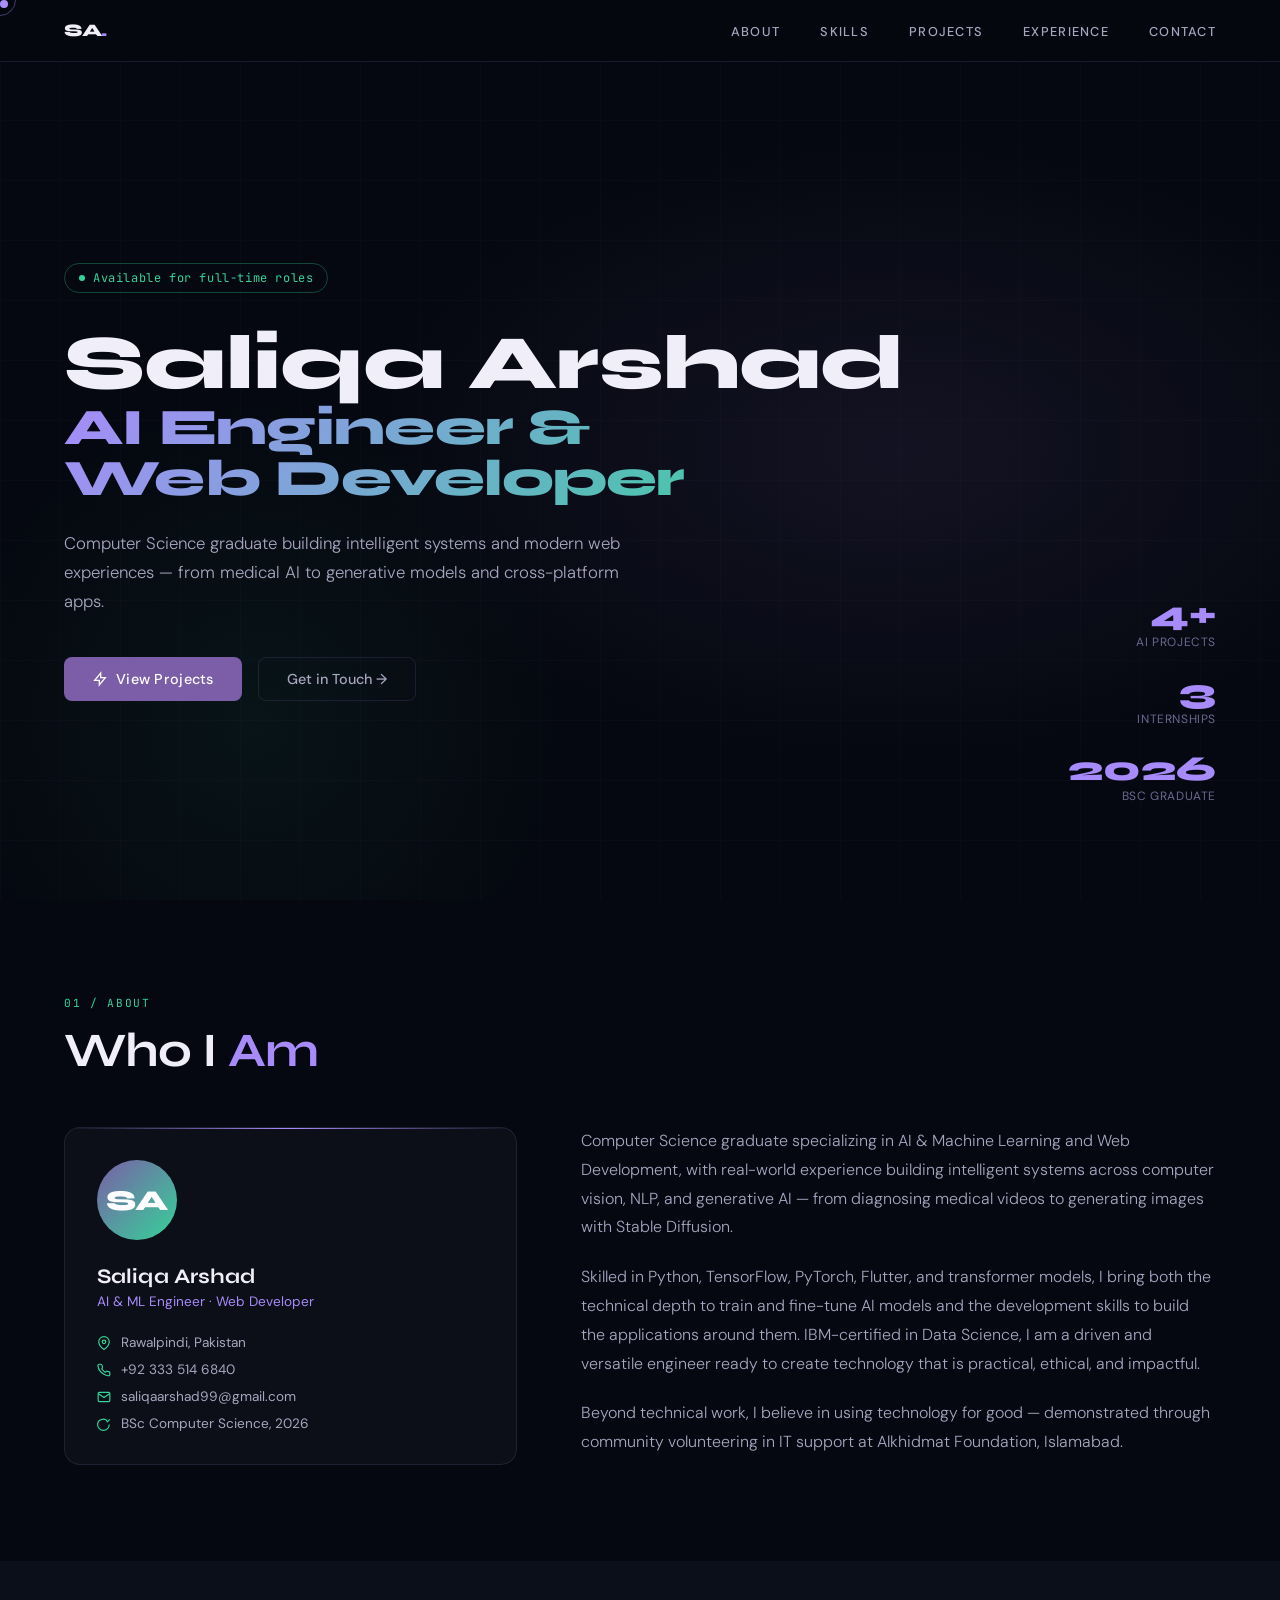
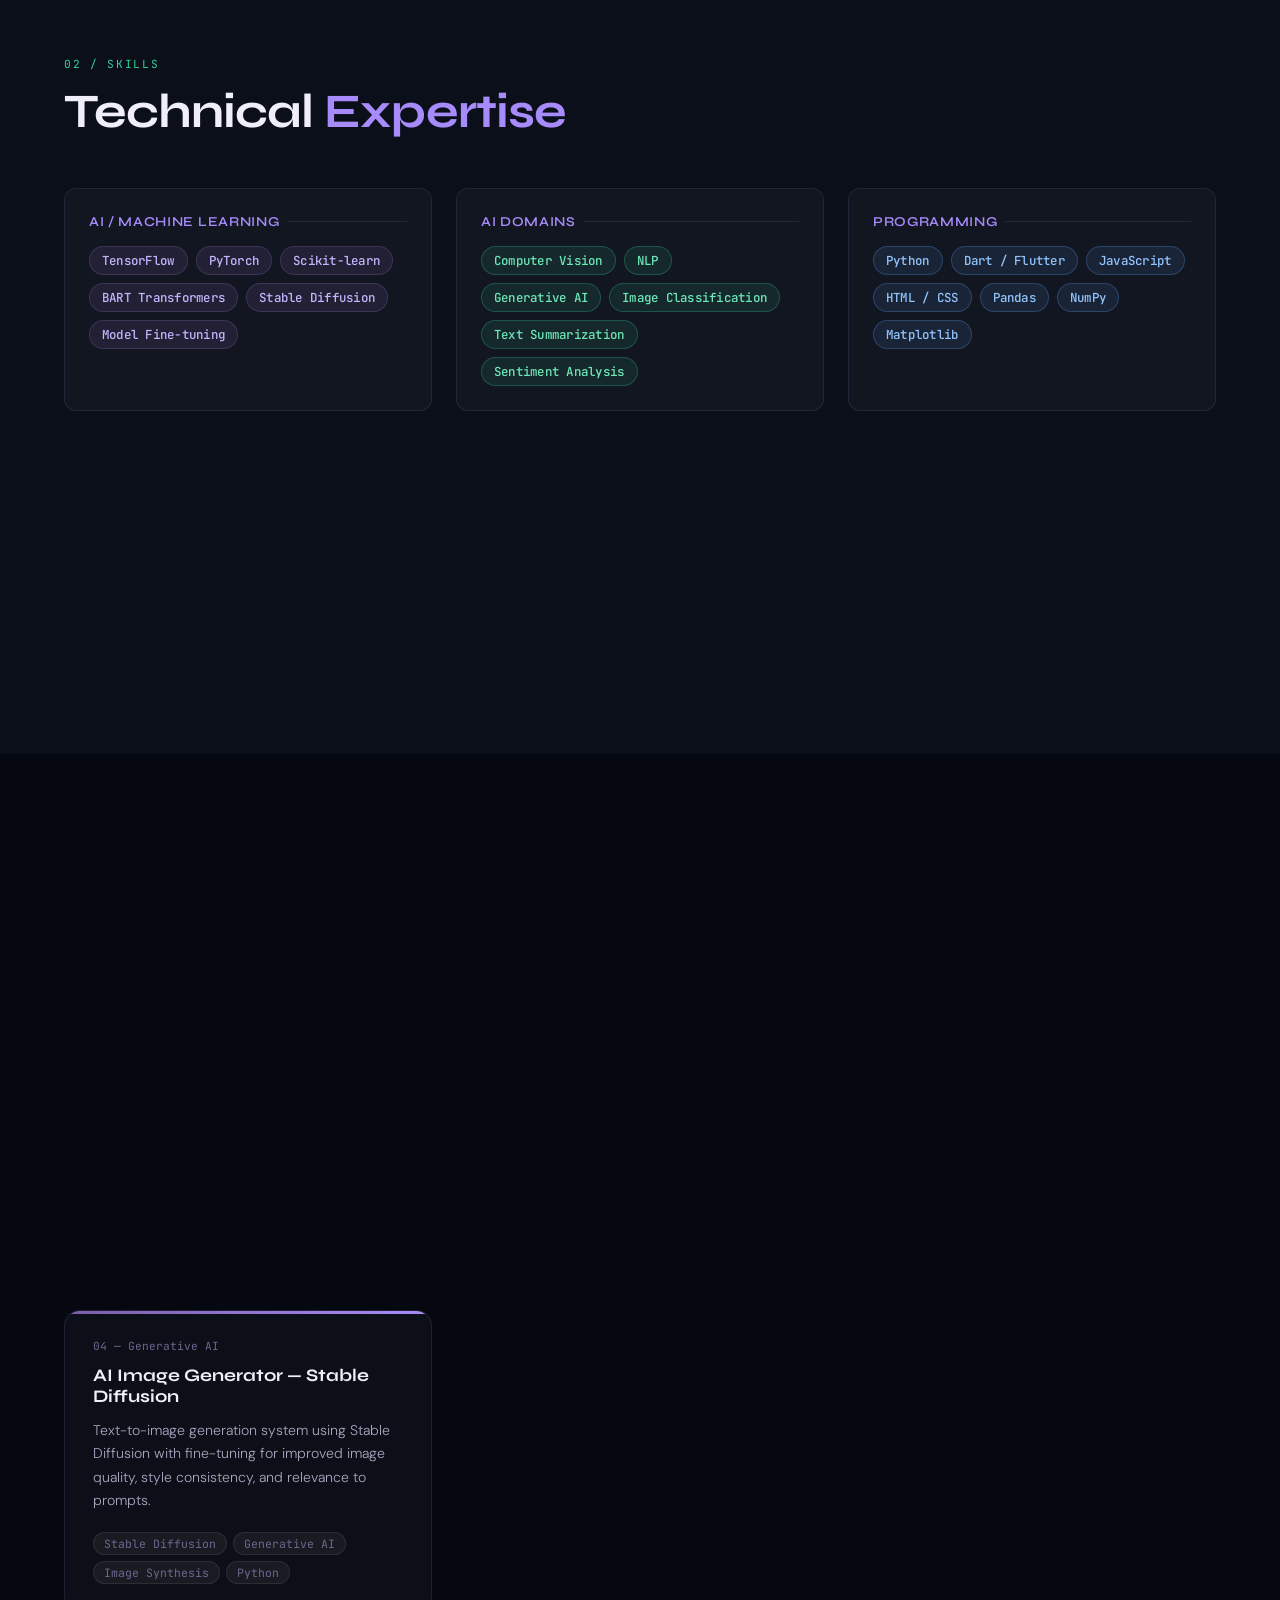
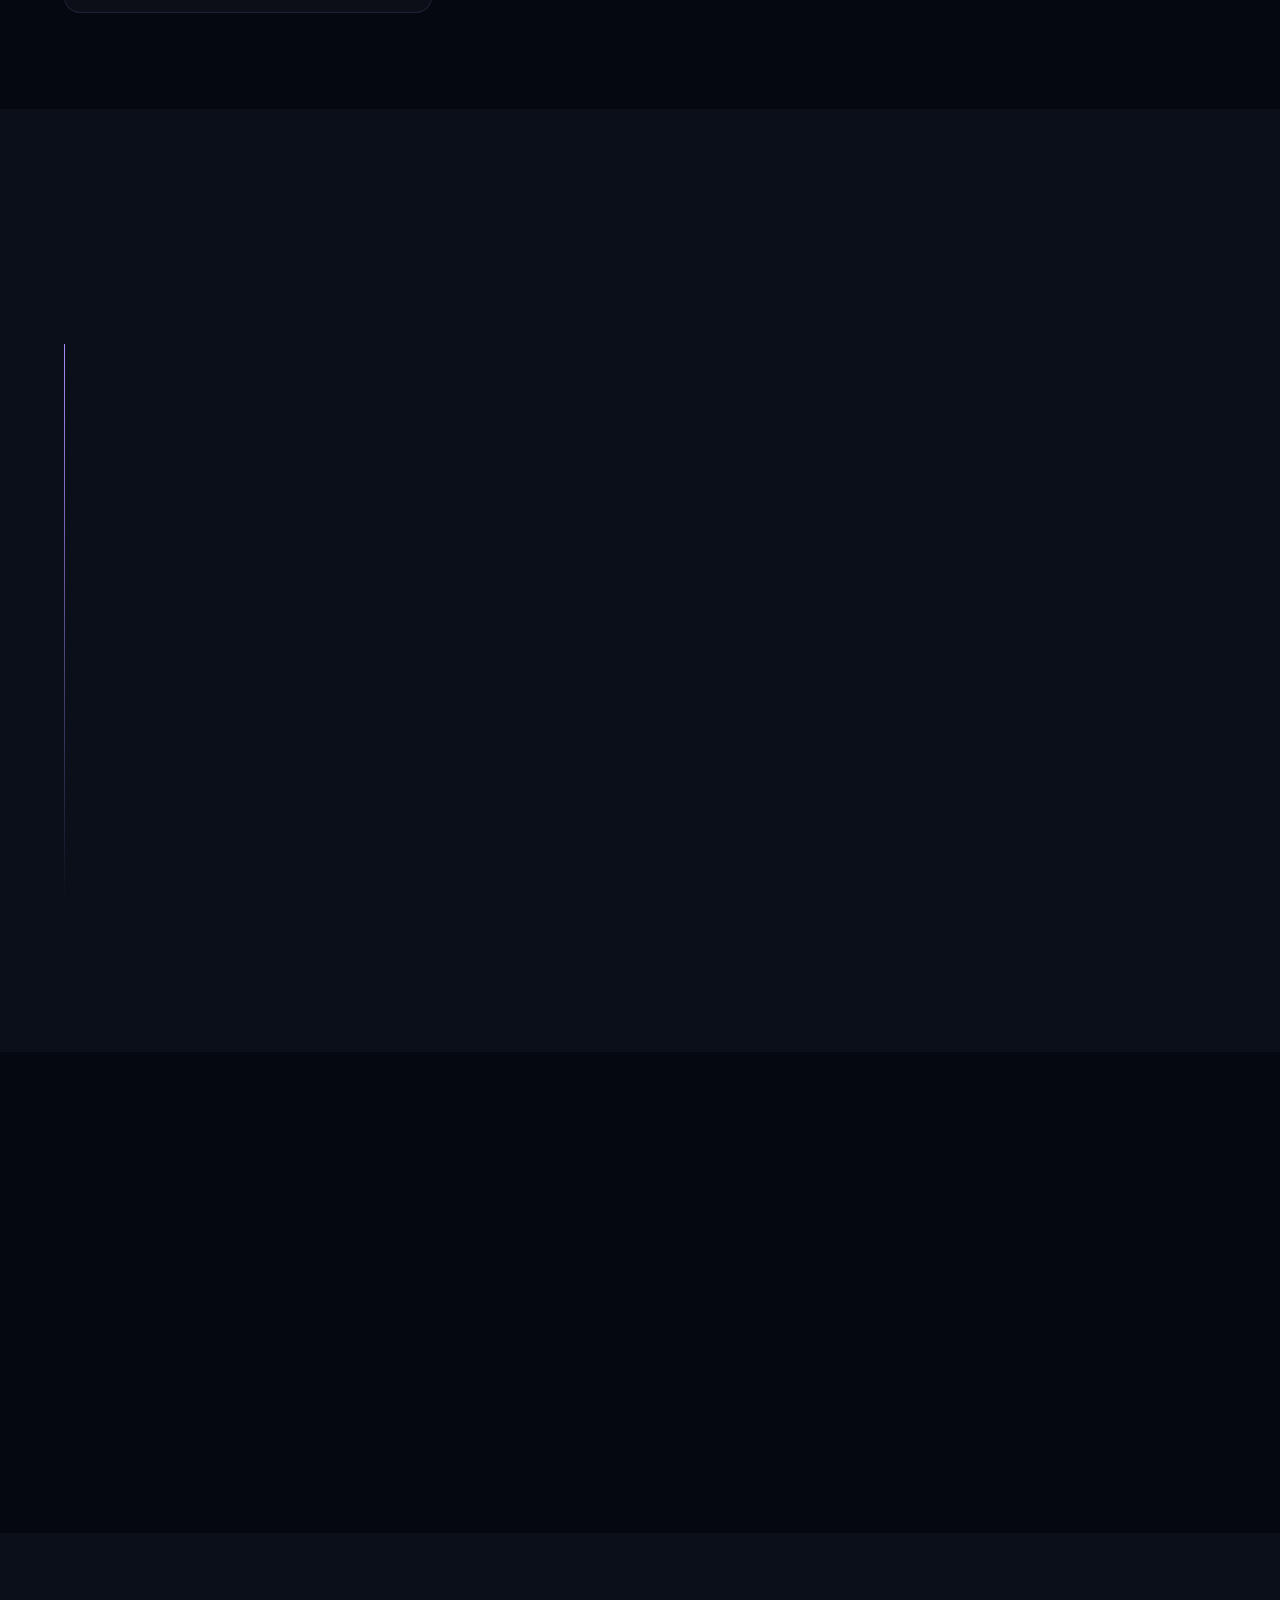
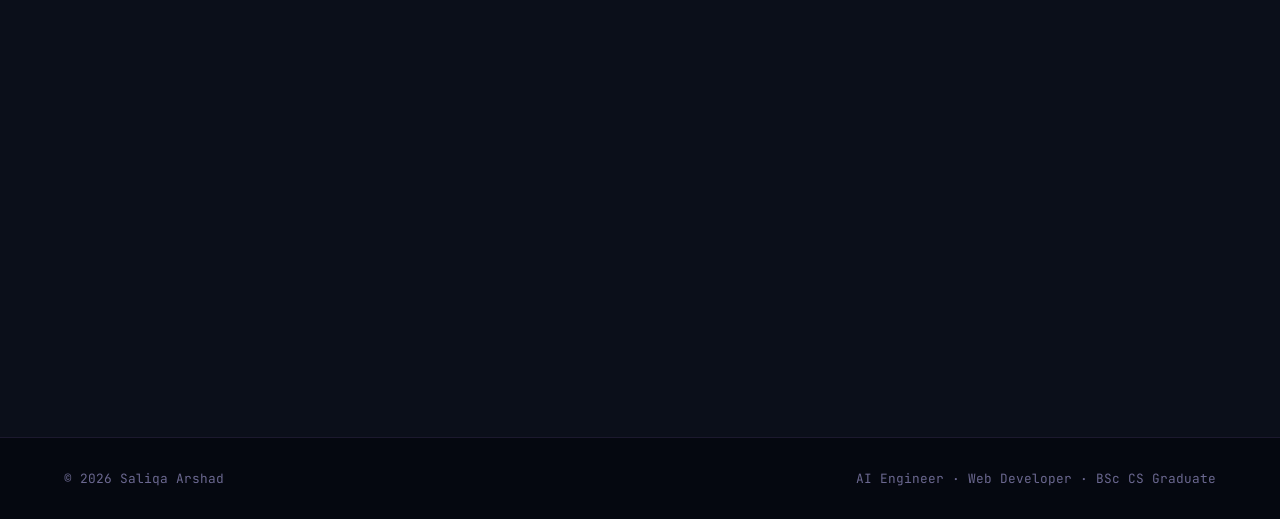
<file: saliqa_portfolio.html>
<!DOCTYPE html>
<html lang="en">
<head>
<meta charset="UTF-8">
<meta name="viewport" content="width=device-width, initial-scale=1.0">
<title>Saliqa Arshad — AI Engineer & Web Developer</title>
<link href="https://fonts.googleapis.com/css2?family=Syne:wght@400;500;600;700;800&family=DM+Sans:ital,wght@0,300;0,400;0,500;1,300&family=JetBrains+Mono:wght@400;500&display=swap" rel="stylesheet">
<style>
  *, *::before, *::after { box-sizing: border-box; margin: 0; padding: 0; }

  :root {
    --bg: #050810;
    --bg2: #0b0f1a;
    --bg3: #111827;
    --accent: #7B5EA7;
    --accent2: #A78BFA;
    --accent3: #34D399;
    --text: #F0EEF8;
    --text2: #A9A5C0;
    --text3: #6B6890;
    --border: rgba(123,94,167,0.2);
    --card: rgba(255,255,255,0.03);
    --glow: rgba(123,94,167,0.15);
  }

  html { scroll-behavior: smooth; }

  body {
    font-family: 'DM Sans', sans-serif;
    background: var(--bg);
    color: var(--text);
    overflow-x: hidden;
    cursor: none;
  }

  /* Custom cursor */
  .cursor {
    width: 8px; height: 8px;
    background: var(--accent2);
    border-radius: 50%;
    position: fixed; pointer-events: none;
    z-index: 9999;
    transition: transform 0.1s ease;
    mix-blend-mode: screen;
  }
  .cursor-ring {
    width: 32px; height: 32px;
    border: 1px solid rgba(167,139,250,0.4);
    border-radius: 50%;
    position: fixed; pointer-events: none;
    z-index: 9998;
    transition: transform 0.15s ease, width 0.2s, height 0.2s;
  }

  /* Nav */
  nav {
    position: fixed; top: 0; left: 0; right: 0;
    z-index: 100;
    display: flex; align-items: center; justify-content: space-between;
    padding: 1.25rem 4rem;
    background: rgba(5,8,16,0.8);
    backdrop-filter: blur(12px);
    border-bottom: 1px solid var(--border);
  }
  .nav-logo {
    font-family: 'Syne', sans-serif;
    font-weight: 800; font-size: 1.1rem;
    letter-spacing: -0.02em;
    color: var(--text);
    text-decoration: none;
  }
  .nav-logo span { color: var(--accent2); }
  .nav-links { display: flex; gap: 2.5rem; list-style: none; }
  .nav-links a {
    font-size: 0.8rem; letter-spacing: 0.1em; text-transform: uppercase;
    color: var(--text2); text-decoration: none;
    transition: color 0.2s;
    font-weight: 500;
  }
  .nav-links a:hover { color: var(--accent2); }

  /* Hero */
  .hero {
    min-height: 100vh;
    display: flex; align-items: center;
    padding: 8rem 4rem 4rem;
    position: relative;
    overflow: hidden;
  }
  .hero-bg {
    position: absolute; inset: 0; z-index: 0;
    background:
      radial-gradient(ellipse 60% 50% at 70% 50%, rgba(123,94,167,0.12) 0%, transparent 70%),
      radial-gradient(ellipse 40% 60% at 20% 80%, rgba(52,211,153,0.06) 0%, transparent 60%);
  }
  .hero-grid {
    position: absolute; inset: 0; z-index: 0; opacity: 0.04;
    background-image: linear-gradient(var(--accent) 1px, transparent 1px), linear-gradient(90deg, var(--accent) 1px, transparent 1px);
    background-size: 60px 60px;
  }
  .hero-content { position: relative; z-index: 1; max-width: 800px; }
  .hero-tag {
    display: inline-flex; align-items: center; gap: 8px;
    font-family: 'JetBrains Mono', monospace;
    font-size: 0.75rem; color: var(--accent3);
    border: 1px solid rgba(52,211,153,0.3);
    padding: 6px 14px; border-radius: 100px;
    margin-bottom: 2rem;
    letter-spacing: 0.05em;
  }
  .hero-tag::before { content: ''; width: 6px; height: 6px; background: var(--accent3); border-radius: 50%; animation: pulse 2s infinite; }
  @keyframes pulse { 0%,100%{opacity:1;transform:scale(1)} 50%{opacity:0.4;transform:scale(0.8)} }

  .hero h1 {
    font-family: 'Syne', sans-serif;
    font-weight: 800;
    line-height: 1.0;
    letter-spacing: -0.03em;
    margin-bottom: 1.5rem;
  }
  .hero h1 .name {
    display: block;
    white-space: nowrap;
    font-size: clamp(2.8rem, 6vw, 5.5rem);
    color: var(--text);
  }
  .hero h1 .role {
    display: block;
    font-size: clamp(1.8rem, 4vw, 3.5rem);
    background: linear-gradient(135deg, var(--accent2) 0%, var(--accent3) 100%);
    -webkit-background-clip: text; -webkit-text-fill-color: transparent;
    background-clip: text;
  }
  .hero-desc {
    font-size: 1.05rem; color: var(--text2); line-height: 1.75;
    max-width: 560px; margin-bottom: 2.5rem;
    font-weight: 300;
  }
  .hero-btns { display: flex; gap: 1rem; flex-wrap: wrap; }
  .btn-primary {
    display: inline-flex; align-items: center; gap: 8px;
    padding: 12px 28px;
    background: var(--accent);
    color: white; font-weight: 500; font-size: 0.9rem;
    border-radius: 8px; text-decoration: none;
    transition: all 0.2s; border: none; cursor: none;
    letter-spacing: 0.02em;
  }
  .btn-primary:hover { background: var(--accent2); transform: translateY(-2px); }
  .btn-outline {
    display: inline-flex; align-items: center; gap: 8px;
    padding: 12px 28px;
    border: 1px solid var(--border);
    color: var(--text2); font-weight: 500; font-size: 0.9rem;
    border-radius: 8px; text-decoration: none;
    transition: all 0.2s; cursor: none;
  }
  .btn-outline:hover { border-color: var(--accent2); color: var(--accent2); }

  .hero-stats {
    position: absolute; right: 4rem; bottom: 6rem;
    display: flex; flex-direction: column; gap: 1.5rem;
    z-index: 1;
  }
  .stat { text-align: right; }
  .stat-num {
    font-family: 'Syne', sans-serif;
    font-size: 2.2rem; font-weight: 800;
    color: var(--accent2); line-height: 1;
  }
  .stat-label { font-size: 0.75rem; color: var(--text3); letter-spacing: 0.05em; text-transform: uppercase; margin-top: 2px; }

  /* Sections */
  section { padding: 6rem 4rem; }
  .section-label {
    font-family: 'JetBrains Mono', monospace;
    font-size: 0.7rem; color: var(--accent3);
    letter-spacing: 0.15em; text-transform: uppercase;
    margin-bottom: 0.75rem;
  }
  .section-title {
    font-family: 'Syne', sans-serif;
    font-size: clamp(2rem, 4vw, 3rem);
    font-weight: 700; letter-spacing: -0.02em;
    margin-bottom: 3rem; color: var(--text);
  }
  .section-title span { color: var(--accent2); }

  /* About */
  .about-grid {
    display: grid; grid-template-columns: 1fr 1.4fr;
    gap: 4rem; align-items: start;
  }
  .about-card {
    background: var(--card);
    border: 1px solid var(--border);
    border-radius: 16px; padding: 2rem;
    position: relative; overflow: hidden;
  }
  .about-card::before {
    content: ''; position: absolute; top: 0; left: 0; right: 0; height: 1px;
    background: linear-gradient(90deg, transparent, var(--accent2), transparent);
  }
  .about-avatar {
    width: 80px; height: 80px; border-radius: 50%;
    background: linear-gradient(135deg, var(--accent), var(--accent3));
    display: flex; align-items: center; justify-content: center;
    font-family: 'Syne', sans-serif; font-size: 1.8rem; font-weight: 800;
    color: white; margin-bottom: 1.5rem;
  }
  .about-name { font-family: 'Syne', sans-serif; font-size: 1.3rem; font-weight: 700; margin-bottom: 4px; }
  .about-role { font-size: 0.85rem; color: var(--accent2); margin-bottom: 1.5rem; }
  .about-info { display: flex; flex-direction: column; gap: 10px; }
  .about-info-row { display: flex; gap: 10px; align-items: center; font-size: 0.85rem; color: var(--text2); }
  .about-info-row svg { flex-shrink: 0; color: var(--accent3); }
  .about-para { font-size: 1rem; line-height: 1.8; color: var(--text2); font-weight: 300; }

  /* Skills */
  .skills-grid { display: grid; grid-template-columns: repeat(auto-fit, minmax(280px, 1fr)); gap: 1.5rem; }
  .skill-group {
    background: var(--card);
    border: 1px solid var(--border);
    border-radius: 12px; padding: 1.5rem;
  }
  .skill-group-title {
    font-family: 'Syne', sans-serif; font-size: 0.85rem; font-weight: 600;
    color: var(--accent2); letter-spacing: 0.05em; text-transform: uppercase;
    margin-bottom: 1rem; display: flex; align-items: center; gap: 8px;
  }
  .skill-group-title::after { content: ''; flex: 1; height: 1px; background: var(--border); }
  .skill-tags { display: flex; flex-wrap: wrap; gap: 8px; }
  .skill-tag {
    padding: 5px 12px; border-radius: 100px;
    font-size: 0.78rem; font-weight: 500;
    font-family: 'JetBrains Mono', monospace;
    letter-spacing: 0.02em;
  }
  .tag-purple { background: rgba(123,94,167,0.15); color: #C4B5FD; border: 1px solid rgba(123,94,167,0.3); }
  .tag-teal { background: rgba(52,211,153,0.1); color: #6EE7B7; border: 1px solid rgba(52,211,153,0.25); }
  .tag-blue { background: rgba(96,165,250,0.1); color: #93C5FD; border: 1px solid rgba(96,165,250,0.25); }

  /* Projects */
  .projects-grid { display: grid; grid-template-columns: repeat(auto-fit, minmax(300px, 1fr)); gap: 1.5rem; }
  .project-card {
    background: var(--card);
    border: 1px solid var(--border);
    border-radius: 16px; padding: 1.75rem;
    position: relative; overflow: hidden;
    transition: border-color 0.3s, transform 0.3s;
  }
  .project-card:hover { border-color: rgba(167,139,250,0.5); transform: translateY(-4px); }
  .project-card::before {
    content: ''; position: absolute; top: 0; left: 0; right: 0; height: 3px;
    border-radius: 16px 16px 0 0;
  }
  .project-card.ai::before { background: linear-gradient(90deg, var(--accent), var(--accent2)); }
  .project-card.web::before { background: linear-gradient(90deg, var(--accent3), #60A5FA); }
  .project-num {
    font-family: 'JetBrains Mono', monospace; font-size: 0.7rem;
    color: var(--text3); margin-bottom: 0.75rem;
  }
  .project-title { font-family: 'Syne', sans-serif; font-size: 1.1rem; font-weight: 700; margin-bottom: 0.75rem; }
  .project-desc { font-size: 0.88rem; color: var(--text2); line-height: 1.65; margin-bottom: 1.25rem; font-weight: 300; }
  .project-tags { display: flex; flex-wrap: wrap; gap: 6px; }
  .project-tag {
    font-size: 0.72rem; padding: 3px 10px; border-radius: 100px;
    background: rgba(255,255,255,0.05); color: var(--text3);
    border: 1px solid rgba(255,255,255,0.08);
    font-family: 'JetBrains Mono', monospace;
  }
  .featured-badge {
    position: absolute; top: 1.25rem; right: 1.25rem;
    font-size: 0.65rem; padding: 3px 10px; border-radius: 100px;
    background: rgba(52,211,153,0.15); color: var(--accent3);
    border: 1px solid rgba(52,211,153,0.3);
    font-family: 'JetBrains Mono', monospace; letter-spacing: 0.05em;
  }

  /* Experience */
  .timeline { position: relative; padding-left: 2rem; }
  .timeline::before {
    content: ''; position: absolute; left: 0; top: 8px; bottom: 8px;
    width: 1px; background: linear-gradient(to bottom, var(--accent2), transparent);
  }
  .timeline-item { position: relative; margin-bottom: 3rem; }
  .timeline-dot {
    position: absolute; left: -2.45rem; top: 6px;
    width: 10px; height: 10px; border-radius: 50%;
    background: var(--accent2);
    border: 2px solid var(--bg);
    box-shadow: 0 0 12px var(--accent2);
  }
  .timeline-period {
    font-family: 'JetBrains Mono', monospace; font-size: 0.72rem;
    color: var(--accent3); margin-bottom: 0.5rem; letter-spacing: 0.05em;
  }
  .timeline-role { font-family: 'Syne', sans-serif; font-size: 1.1rem; font-weight: 700; margin-bottom: 2px; }
  .timeline-company { font-size: 0.85rem; color: var(--accent2); margin-bottom: 1rem; }
  .timeline-points { list-style: none; display: flex; flex-direction: column; gap: 6px; }
  .timeline-points li {
    font-size: 0.88rem; color: var(--text2); line-height: 1.6; font-weight: 300;
    padding-left: 1rem; position: relative;
  }
  .timeline-points li::before { content: '▸'; position: absolute; left: 0; color: var(--accent); font-size: 0.7rem; top: 1px; }

  /* Certs */
  .certs-grid { display: grid; grid-template-columns: repeat(auto-fit, minmax(260px, 1fr)); gap: 1.25rem; }
  .cert-card {
    background: var(--card); border: 1px solid var(--border);
    border-radius: 12px; padding: 1.5rem;
    display: flex; gap: 1rem; align-items: flex-start;
    transition: border-color 0.3s;
  }
  .cert-card:hover { border-color: rgba(167,139,250,0.4); }
  .cert-icon {
    width: 42px; height: 42px; border-radius: 10px; flex-shrink: 0;
    display: flex; align-items: center; justify-content: center; font-size: 1.2rem;
  }
  .cert-icon.purple { background: rgba(123,94,167,0.2); }
  .cert-icon.teal { background: rgba(52,211,153,0.15); }
  .cert-title { font-family: 'Syne', sans-serif; font-size: 0.95rem; font-weight: 600; margin-bottom: 4px; }
  .cert-issuer { font-size: 0.78rem; color: var(--accent2); margin-bottom: 4px; }
  .cert-date { font-family: 'JetBrains Mono', monospace; font-size: 0.7rem; color: var(--text3); }

  /* Contact */
  .contact-grid { display: grid; grid-template-columns: 1fr 1fr; gap: 3rem; align-items: center; }
  .contact-big { font-family: 'Syne', sans-serif; font-size: clamp(2rem, 5vw, 4rem); font-weight: 800; letter-spacing: -0.03em; line-height: 1.1; margin-bottom: 1.5rem; }
  .contact-big span { color: var(--accent2); }
  .contact-links { display: flex; flex-direction: column; gap: 1rem; }
  .contact-link {
    display: flex; align-items: center; gap: 12px;
    padding: 14px 18px;
    background: var(--card); border: 1px solid var(--border);
    border-radius: 10px; text-decoration: none; color: var(--text2);
    font-size: 0.9rem; transition: all 0.2s;
  }
  .contact-link:hover { border-color: var(--accent2); color: var(--accent2); }
  .contact-link svg { flex-shrink: 0; color: var(--accent3); }

  /* Footer */
  footer {
    padding: 2rem 4rem;
    border-top: 1px solid var(--border);
    display: flex; justify-content: space-between; align-items: center;
    font-size: 0.8rem; color: var(--text3);
  }
  footer span { font-family: 'JetBrains Mono', monospace; }

  /* Scroll fade in */
  .fade-in { opacity: 0; transform: translateY(24px); transition: opacity 0.6s ease, transform 0.6s ease; }
  .fade-in.visible { opacity: 1; transform: translateY(0); }

  @media (max-width: 768px) {
    nav { padding: 1rem 1.5rem; }
    .nav-links { display: none; }
    .hero { padding: 6rem 1.5rem 4rem; }
    .hero-stats { display: none; }
    section { padding: 4rem 1.5rem; }
    .about-grid, .contact-grid { grid-template-columns: 1fr; }
    footer { flex-direction: column; gap: 0.5rem; text-align: center; }
  }
</style>
</head>
<body>

<div class="cursor" id="cursor"></div>
<div class="cursor-ring" id="cursorRing"></div>

<nav>
  <a href="#" class="nav-logo">SA<span>.</span></a>
  <ul class="nav-links">
    <li><a href="#about">About</a></li>
    <li><a href="#skills">Skills</a></li>
    <li><a href="#projects">Projects</a></li>
    <li><a href="#experience">Experience</a></li>
    <li><a href="#contact">Contact</a></li>
  </ul>
</nav>

<!-- HERO -->
<section class="hero" id="home">
  <div class="hero-bg"></div>
  <div class="hero-grid"></div>
  <div class="hero-content">
    <div class="hero-tag">Available for full-time roles</div>
    <h1>
      <span class="name">Saliqa Arshad</span>
      <span class="role">AI Engineer &<br>Web Developer</span>
    </h1>
    <p class="hero-desc">Computer Science graduate building intelligent systems and modern web experiences — from medical AI to generative models and cross-platform apps.</p>
    <div class="hero-btns">
      <a href="#projects" class="btn-primary">
        <svg width="16" height="16" fill="none" stroke="currentColor" stroke-width="2" viewBox="0 0 24 24"><path d="M13 10V3L4 14h7v7l9-11h-7z"/></svg>
        View Projects
      </a>
      <a href="#contact" class="btn-outline">Get in Touch →</a>
    </div>
  </div>
  <div class="hero-stats">
    <div class="stat"><div class="stat-num">4+</div><div class="stat-label">AI Projects</div></div>
    <div class="stat"><div class="stat-num">3</div><div class="stat-label">Internships</div></div>
    <div class="stat"><div class="stat-num">2026</div><div class="stat-label">BSc Graduate</div></div>
  </div>
</section>

<!-- ABOUT -->
<section id="about">
  <div class="section-label fade-in">01 / About</div>
  <div class="section-title fade-in">Who I <span>Am</span></div>
  <div class="about-grid">
    <div class="about-card fade-in">
      <div class="about-avatar">SA</div>
      <div class="about-name">Saliqa Arshad</div>
      <div class="about-role">AI & ML Engineer · Web Developer</div>
      <div class="about-info">
        <div class="about-info-row">
          <svg width="14" height="14" fill="none" stroke="currentColor" stroke-width="2" viewBox="0 0 24 24"><path d="M21 10c0 7-9 13-9 13s-9-6-9-13a9 9 0 0 1 18 0z"/><circle cx="12" cy="10" r="3"/></svg>
          Rawalpindi, Pakistan
        </div>
        <div class="about-info-row">
          <svg width="14" height="14" fill="none" stroke="currentColor" stroke-width="2" viewBox="0 0 24 24"><path d="M22 16.92v3a2 2 0 0 1-2.18 2 19.79 19.79 0 0 1-8.63-3.07A19.5 19.5 0 0 1 4.69 13.1a19.79 19.79 0 0 1-3.07-8.67A2 2 0 0 1 3.6 2.18h3a2 2 0 0 1 2 1.72 12.84 12.84 0 0 0 .7 2.81 2 2 0 0 1-.45 2.11L8.09 9.91a16 16 0 0 0 6 6l1.27-1.27a2 2 0 0 1 2.11-.45 12.84 12.84 0 0 0 2.81.7A2 2 0 0 1 22 16.92z"/></svg>
          +92 333 514 6840
        </div>
        <div class="about-info-row">
          <svg width="14" height="14" fill="none" stroke="currentColor" stroke-width="2" viewBox="0 0 24 24"><path d="M4 4h16c1.1 0 2 .9 2 2v12c0 1.1-.9 2-2 2H4c-1.1 0-2-.9-2-2V6c0-1.1.9-2 2-2z"/><polyline points="22,6 12,13 2,6"/></svg>
          saliqaarshad99@gmail.com
        </div>
        <div class="about-info-row">
          <svg width="14" height="14" fill="none" stroke="currentColor" stroke-width="2" viewBox="0 0 24 24"><path d="M22 4s-2.5 2.5-4 4c-1.5-3-5-5-9-4C4 5 1 9 1 13c0 5.5 4.5 10 10 10s10-4.5 10-10"/></svg>
          BSc Computer Science, 2026
        </div>
      </div>
    </div>
    <div class="fade-in">
      <p class="about-para">Computer Science graduate specializing in AI & Machine Learning and Web Development, with real-world experience building intelligent systems across computer vision, NLP, and generative AI — from diagnosing medical videos to generating images with Stable Diffusion.</p>
      <br>
      <p class="about-para">Skilled in Python, TensorFlow, PyTorch, Flutter, and transformer models, I bring both the technical depth to train and fine-tune AI models and the development skills to build the applications around them. IBM-certified in Data Science, I am a driven and versatile engineer ready to create technology that is practical, ethical, and impactful.</p>
      <br>
      <p class="about-para">Beyond technical work, I believe in using technology for good — demonstrated through community volunteering in IT support at Alkhidmat Foundation, Islamabad.</p>
    </div>
  </div>
</section>

<!-- SKILLS -->
<section id="skills" style="background: var(--bg2);">
  <div class="section-label fade-in">02 / Skills</div>
  <div class="section-title fade-in">Technical <span>Expertise</span></div>
  <div class="skills-grid">
    <div class="skill-group fade-in">
      <div class="skill-group-title">AI / Machine Learning</div>
      <div class="skill-tags">
        <span class="skill-tag tag-purple">TensorFlow</span>
        <span class="skill-tag tag-purple">PyTorch</span>
        <span class="skill-tag tag-purple">Scikit-learn</span>
        <span class="skill-tag tag-purple">BART Transformers</span>
        <span class="skill-tag tag-purple">Stable Diffusion</span>
        <span class="skill-tag tag-purple">Model Fine-tuning</span>
      </div>
    </div>
    <div class="skill-group fade-in">
      <div class="skill-group-title">AI Domains</div>
      <div class="skill-tags">
        <span class="skill-tag tag-teal">Computer Vision</span>
        <span class="skill-tag tag-teal">NLP</span>
        <span class="skill-tag tag-teal">Generative AI</span>
        <span class="skill-tag tag-teal">Image Classification</span>
        <span class="skill-tag tag-teal">Text Summarization</span>
        <span class="skill-tag tag-teal">Sentiment Analysis</span>
      </div>
    </div>
    <div class="skill-group fade-in">
      <div class="skill-group-title">Programming</div>
      <div class="skill-tags">
        <span class="skill-tag tag-blue">Python</span>
        <span class="skill-tag tag-blue">Dart / Flutter</span>
        <span class="skill-tag tag-blue">JavaScript</span>
        <span class="skill-tag tag-blue">HTML / CSS</span>
        <span class="skill-tag tag-blue">Pandas</span>
        <span class="skill-tag tag-blue">NumPy</span>
        <span class="skill-tag tag-blue">Matplotlib</span>
      </div>
    </div>
    <div class="skill-group fade-in">
      <div class="skill-group-title">Data & Tools</div>
      <div class="skill-tags">
        <span class="skill-tag tag-purple">Data Preprocessing</span>
        <span class="skill-tag tag-purple">Feature Engineering</span>
        <span class="skill-tag tag-teal">API Integration</span>
        <span class="skill-tag tag-teal">State Management</span>
        <span class="skill-tag tag-blue">Mobile Dev</span>
        <span class="skill-tag tag-blue">Cross-platform Apps</span>
      </div>
    </div>
  </div>
</section>

<!-- PROJECTS -->
<section id="projects">
  <div class="section-label fade-in">03 / Projects</div>
  <div class="section-title fade-in">Featured <span>Work</span></div>
  <div class="projects-grid">
    <div class="project-card ai fade-in">
      <div class="featured-badge">CURRENT</div>
      <div class="project-num">01 — AI / Healthcare</div>
      <div class="project-title">AI Endoscopy Video Diagnosis</div>
      <p class="project-desc">Disease detection and pattern recognition system for medical endoscopy videos using computer vision and deep learning. Built to assist healthcare professionals with automated insights.</p>
      <div class="project-tags">
        <span class="project-tag">Computer Vision</span>
        <span class="project-tag">Deep Learning</span>
        <span class="project-tag">Healthcare AI</span>
        <span class="project-tag">Python</span>
      </div>
    </div>
    <div class="project-card ai fade-in">
      <div class="project-num">02 — NLP / Transformers</div>
      <div class="project-title">Sentiment Analysis — Fine-tuned BART</div>
      <p class="project-desc">Fine-tuned the BART transformer model for nuanced sentiment detection on textual datasets. Optimized for accuracy with iterative evaluation using standard NLP metrics.</p>
      <div class="project-tags">
        <span class="project-tag">BART</span>
        <span class="project-tag">NLP</span>
        <span class="project-tag">Transformers</span>
        <span class="project-tag">PyTorch</span>
      </div>
    </div>
    <div class="project-card ai fade-in">
      <div class="project-num">03 — NLP / Summarization</div>
      <div class="project-title">Text Summarization — Fine-tuned BART</div>
      <p class="project-desc">Trained BART for concise, coherent document summarization while preserving key information. Evaluated with standard metrics across large textual datasets.</p>
      <div class="project-tags">
        <span class="project-tag">BART</span>
        <span class="project-tag">Summarization</span>
        <span class="project-tag">NLP</span>
        <span class="project-tag">Deep Learning</span>
      </div>
    </div>
    <div class="project-card ai fade-in">
      <div class="project-num">04 — Generative AI</div>
      <div class="project-title">AI Image Generator — Stable Diffusion</div>
      <p class="project-desc">Text-to-image generation system using Stable Diffusion with fine-tuning for improved image quality, style consistency, and relevance to prompts.</p>
      <div class="project-tags">
        <span class="project-tag">Stable Diffusion</span>
        <span class="project-tag">Generative AI</span>
        <span class="project-tag">Image Synthesis</span>
        <span class="project-tag">Python</span>
      </div>
    </div>
  </div>
</section>

<!-- EXPERIENCE -->
<section id="experience" style="background: var(--bg2);">
  <div class="section-label fade-in">04 / Experience</div>
  <div class="section-title fade-in">Work <span>History</span></div>
  <div class="timeline">
    <div class="timeline-item fade-in">
      <div class="timeline-dot"></div>
      <div class="timeline-period">Aug 2025 – Oct 2025</div>
      <div class="timeline-role">Flutter Intern</div>
      <div class="timeline-company">DevelopersHub — Islamabad, Pakistan</div>
      <ul class="timeline-points">
        <li>Developed cross-platform mobile applications using Flutter</li>
        <li>Implemented UI components and integrated backend services and APIs</li>
        <li>Managed state and local data storage; improved app performance through testing and debugging</li>
      </ul>
    </div>
    <div class="timeline-item fade-in">
      <div class="timeline-dot"></div>
      <div class="timeline-period">Jul 2024 – Sep 2024</div>
      <div class="timeline-role">AI Intern</div>
      <div class="timeline-company">EziTech Institute — Rawalpindi, Pakistan</div>
      <ul class="timeline-points">
        <li>Developed and trained ML and deep learning models for real-world datasets</li>
        <li>Fine-tuned pre-trained models for image classification, analysis, and improved performance</li>
        <li>Handled data preprocessing, cleaning, feature extraction, and model evaluation</li>
      </ul>
    </div>
    <div class="timeline-item fade-in">
      <div class="timeline-dot"></div>
      <div class="timeline-period">May 2021 – May 2025</div>
      <div class="timeline-role">Service Support Analyst</div>
      <div class="timeline-company">Pakistan Telecommunication Company Limited (PTCL) — Rawalpindi</div>
      <ul class="timeline-points">
        <li>Collaborated on PTA-related service projects involving Service Order Forms (SOFs)</li>
        <li>Managed service inquiries with a customer-focused approach</li>
        <li>Developed understanding of networking, telecom services, and operational processes</li>
      </ul>
    </div>
  </div>
</section>

<!-- CERTIFICATIONS & EDUCATION -->
<section id="certs">
  <div class="section-label fade-in">05 / Credentials</div>
  <div class="section-title fade-in">Education & <span>Certifications</span></div>
  <div class="certs-grid">
    <div class="cert-card fade-in">
      <div class="cert-icon purple">🎓</div>
      <div>
        <div class="cert-title">BSc Computer Science</div>
        <div class="cert-issuer">Arid Agriculture University, Rawalpindi</div>
        <div class="cert-date">2022 – 2026 · Graduated</div>
      </div>
    </div>
    <div class="cert-card fade-in">
      <div class="cert-icon purple">🏅</div>
      <div>
        <div class="cert-title">IBM Data Science Professional Certificate</div>
        <div class="cert-issuer">IBM</div>
        <div class="cert-date">Jul 2024</div>
      </div>
    </div>
    <div class="cert-card fade-in">
      <div class="cert-icon teal">💻</div>
      <div>
        <div class="cert-title">National Freelancing & Web Dev Training</div>
        <div class="cert-issuer">Government of Pakistan</div>
        <div class="cert-date">Jul 2023</div>
      </div>
    </div>
    <div class="cert-card fade-in">
      <div class="cert-icon teal">🤝</div>
      <div>
        <div class="cert-title">Community Volunteer — IT Support</div>
        <div class="cert-issuer">Alkhidmat Foundation, Islamabad</div>
        <div class="cert-date">Apr 2026</div>
      </div>
    </div>
  </div>
</section>

<!-- CONTACT -->
<section id="contact" style="background: var(--bg2);">
  <div class="contact-grid">
    <div class="fade-in">
      <div class="section-label">06 / Contact</div>
      <div class="contact-big">Let's build<br>something <span>great.</span></div>
      <p style="color: var(--text2); font-size:0.95rem; line-height:1.7; font-weight:300;">Open to full-time roles, research collaborations, and freelance projects in AI/ML and web development.</p>
    </div>
    <div class="contact-links fade-in">
      <a href="mailto:saliqaarshad99@gmail.com" class="contact-link">
        <svg width="18" height="18" fill="none" stroke="currentColor" stroke-width="2" viewBox="0 0 24 24"><path d="M4 4h16c1.1 0 2 .9 2 2v12c0 1.1-.9 2-2 2H4c-1.1 0-2-.9-2-2V6c0-1.1.9-2 2-2z"/><polyline points="22,6 12,13 2,6"/></svg>
        saliqaarshad99@gmail.com
      </a>
      <a href="https://www.linkedin.com/in/saliqa-arshad-60aa34237" target="_blank" class="contact-link">
        <svg width="18" height="18" fill="none" stroke="currentColor" stroke-width="2" viewBox="0 0 24 24"><path d="M16 8a6 6 0 0 1 6 6v7h-4v-7a2 2 0 0 0-2-2 2 2 0 0 0-2 2v7h-4v-7a6 6 0 0 1 6-6z"/><rect x="2" y="9" width="4" height="12"/><circle cx="4" cy="4" r="2"/></svg>
        LinkedIn Profile
      </a>
      <a href="tel:+923335146840" class="contact-link">
        <svg width="18" height="18" fill="none" stroke="currentColor" stroke-width="2" viewBox="0 0 24 24"><path d="M22 16.92v3a2 2 0 0 1-2.18 2 19.79 19.79 0 0 1-8.63-3.07A19.5 19.5 0 0 1 4.69 13.1a19.79 19.79 0 0 1-3.07-8.67A2 2 0 0 1 3.6 2.18h3a2 2 0 0 1 2 1.72 12.84 12.84 0 0 0 .7 2.81 2 2 0 0 1-.45 2.11L8.09 9.91a16 16 0 0 0 6 6l1.27-1.27a2 2 0 0 1 2.11-.45 12.84 12.84 0 0 0 2.81.7A2 2 0 0 1 22 16.92z"/></svg>
        +92 333 514 6840 (WhatsApp)
      </a>
      <a href="#" class="contact-link">
        <svg width="18" height="18" fill="none" stroke="currentColor" stroke-width="2" viewBox="0 0 24 24"><path d="M21 10c0 7-9 13-9 13s-9-6-9-13a9 9 0 0 1 18 0z"/><circle cx="12" cy="10" r="3"/></svg>
        Rawalpindi, Pakistan
      </a>
    </div>
  </div>
</section>

<footer>
  <span>© 2026 Saliqa Arshad</span>
  <span>AI Engineer · Web Developer · BSc CS Graduate</span>
</footer>

<script>
  const cursor = document.getElementById('cursor');
  const ring = document.getElementById('cursorRing');
  let mx = 0, my = 0, rx = 0, ry = 0;
  document.addEventListener('mousemove', e => { mx = e.clientX; my = e.clientY; cursor.style.left = mx - 4 + 'px'; cursor.style.top = my - 4 + 'px'; });
  function animRing() { rx += (mx - rx - 16) * 0.12; ry += (my - ry - 16) * 0.12; ring.style.left = rx + 'px'; ring.style.top = ry + 'px'; requestAnimationFrame(animRing); }
  animRing();

  const obs = new IntersectionObserver((entries) => {
    entries.forEach((e, i) => { if (e.isIntersecting) { setTimeout(() => e.target.classList.add('visible'), i * 80); } });
  }, { threshold: 0.1 });
  document.querySelectorAll('.fade-in').forEach(el => obs.observe(el));
</script>
</body>
</html>
</file>
